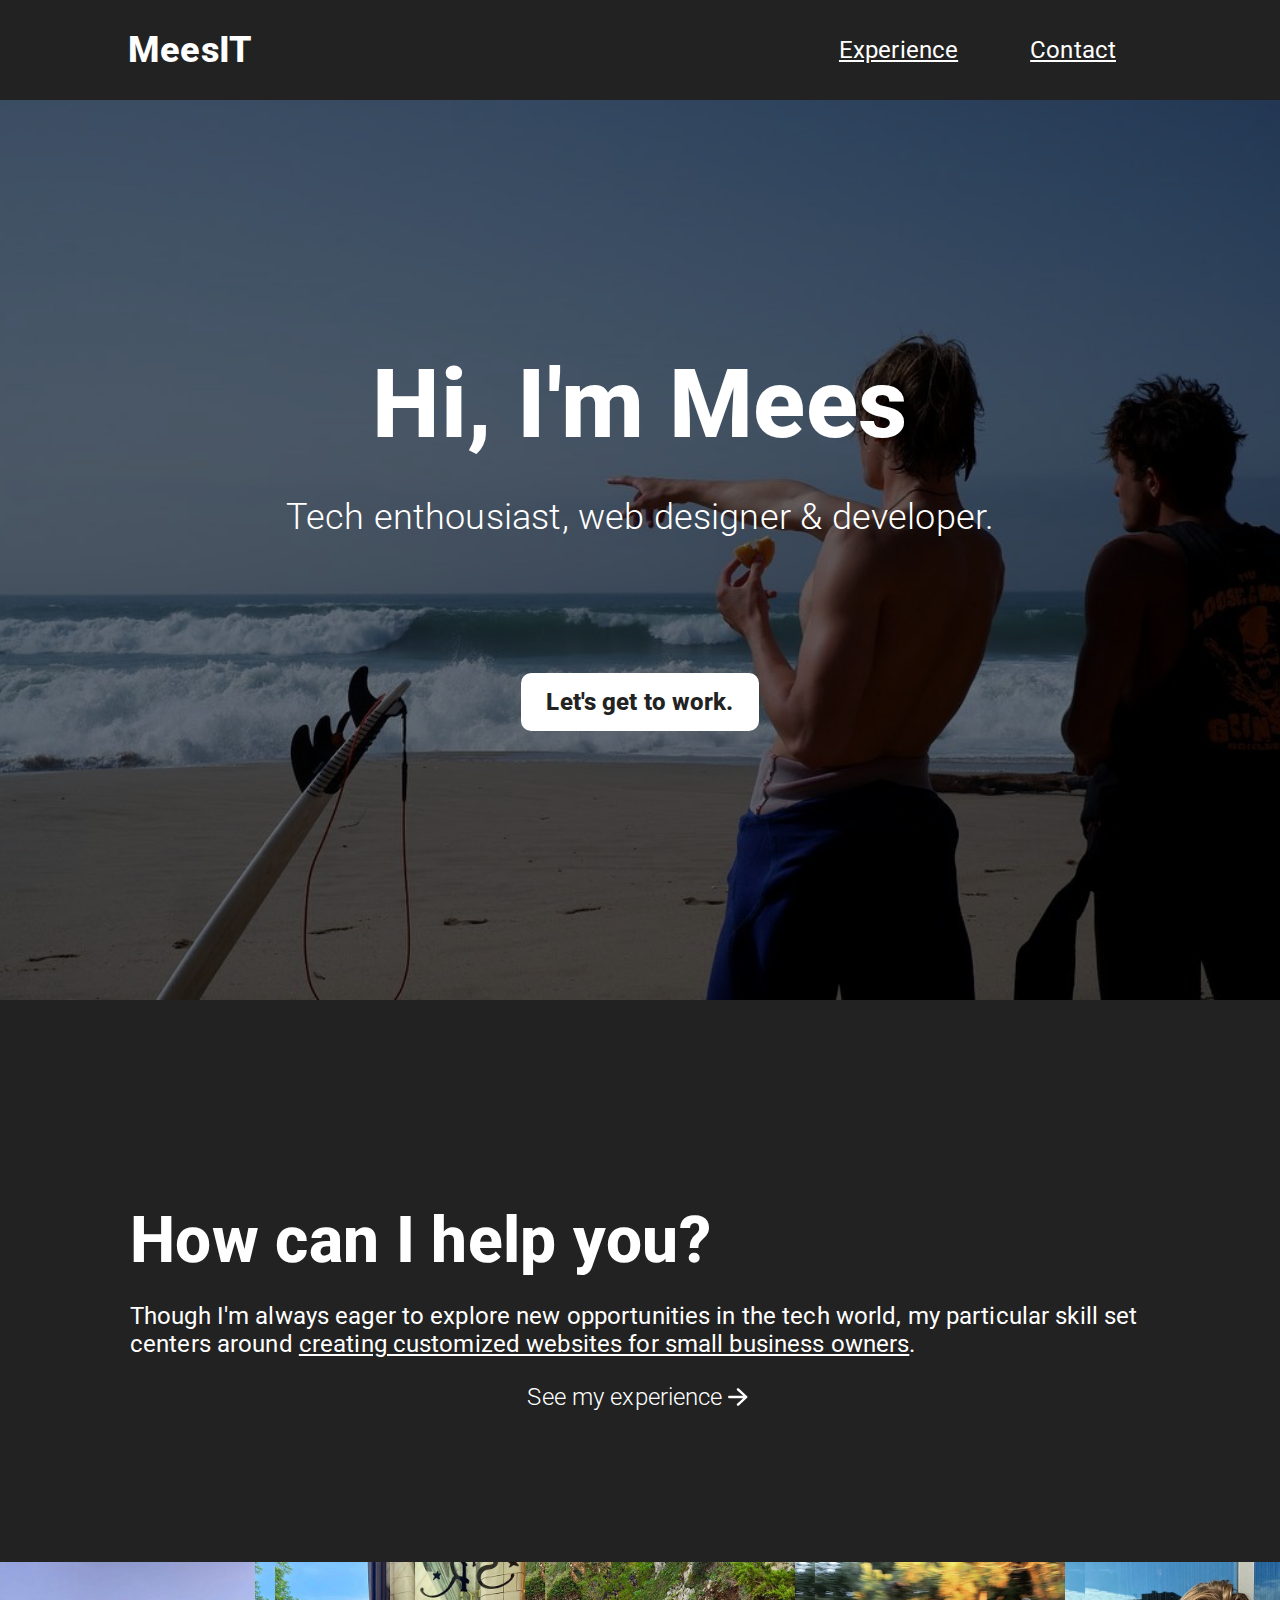
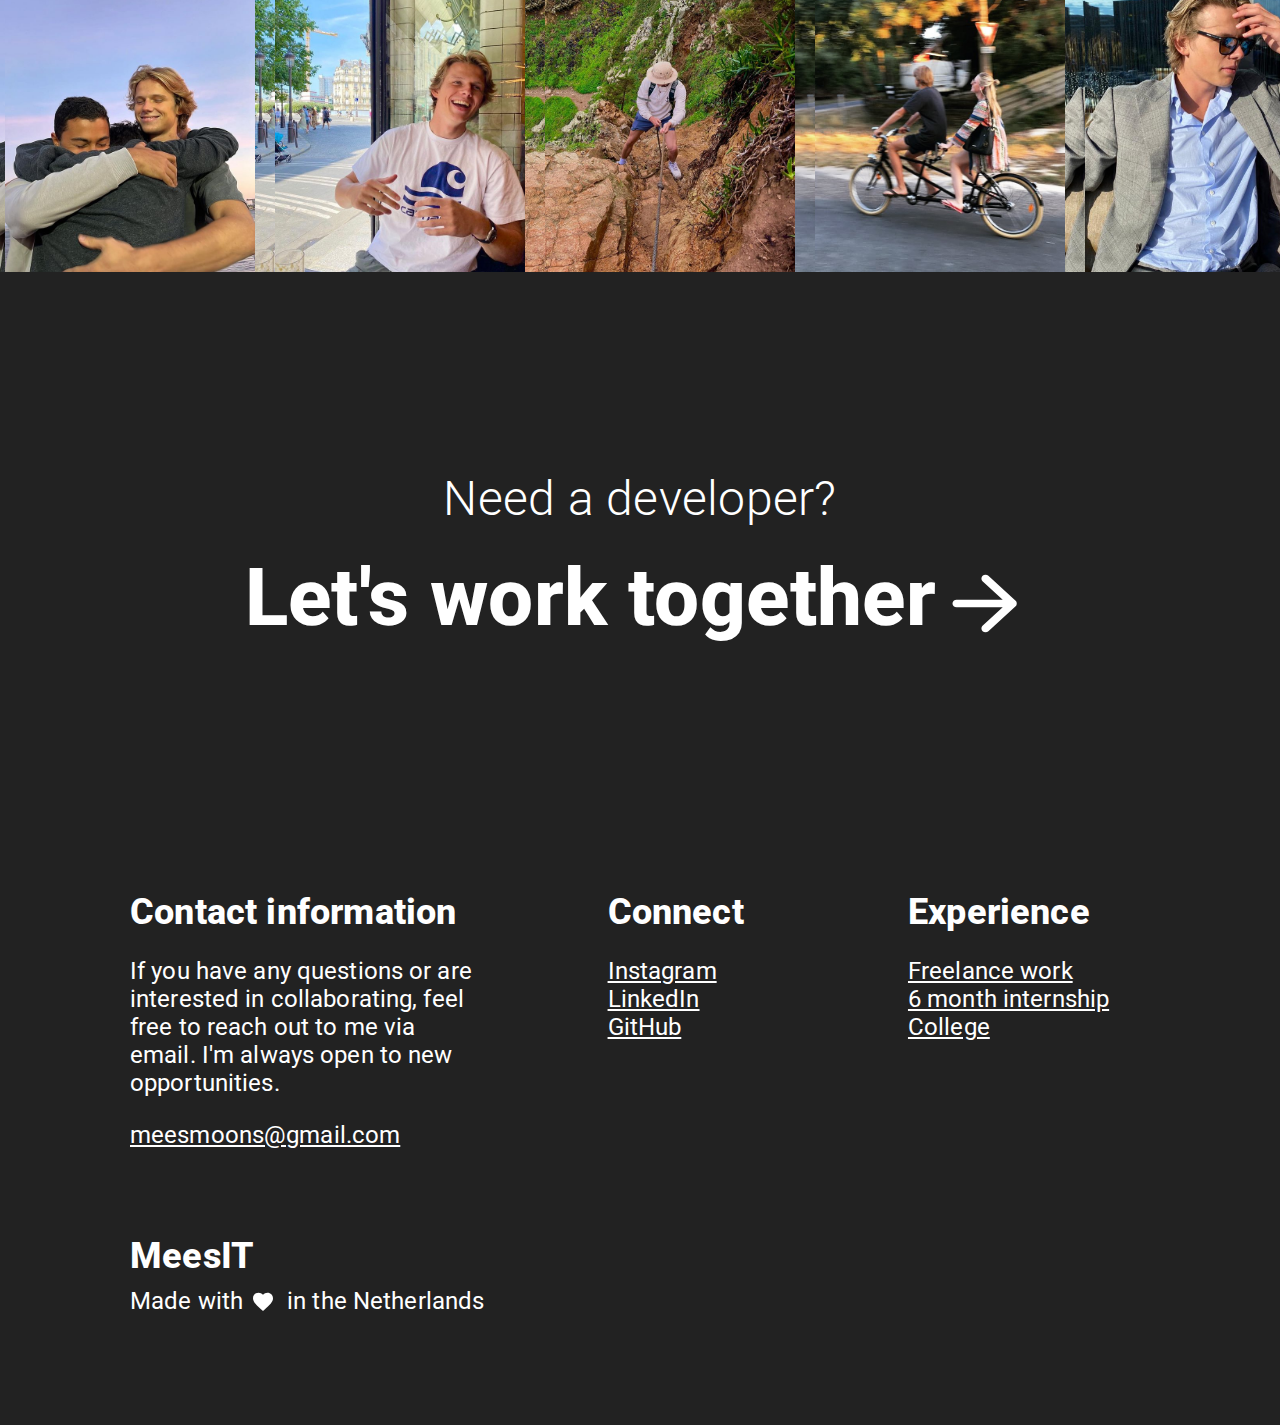
<file: index.html>
<!DOCTYPE html>
<html>
    <head>
        <meta name="viewport" content="width=1000">
        <meta http-equiv="content-type" content="text/html; charset=utf-8" />
        <link rel="stylesheet" href="styles/index.css">
        <link rel="preconnect" href="https://fonts.googleapis.com">
        <link rel="preconnect" href="https://fonts.gstatic.com" crossorigin>
        <link href="https://fonts.googleapis.com/css2?family=Roboto:wght@300;400;900&display=swap" rel="stylesheet">
        <title>MeesIT</title>
    </head>
    <body>
        <nav>
            <div class="logo_container">
                <a class="logo" href="index.html">MeesIT</a>
            </div>
            

            <a href="pages/experience.html">Experience</a>
            <a href="pages/contact.html">Contact</a>
        </nav>

        <div class="hero">
            <img src="images/surfingwithMD.jpg" alt="">
            <div class="overlay"></div>
            <div class="text">
                <h1>Hi, I'm Mees</h1>
                <h3>Tech enthousiast, web designer & developer.</h3>
                <a href="pages/contact.html">Let's get to work.</a>
            </div>
        </div>

        <main>
            <div class="more-info">
                <h2>How can I help you?</h2>
                <p>
                    Though I'm always eager to explore new opportunities in the tech world, 
                    my particular skill set centers around <span class="underline">creating customized websites for small business owners</span>.
                </p>

                <div class="experience">
                    <div class="link">
                        <a class="thin" href="pages/experience.html">See my experience</a>
                        <svg width="99" height="91" viewBox="0 0 99 91" fill="none" xmlns="http://www.w3.org/2000/svg">
                            <path d="M46.6125 73.1791C45.8563 72.484 45.4603 71.5993 45.4245 70.5249C45.3915 69.4506 45.7531 68.5659 46.5094 67.8708L66.7219 49.2916H20.625C19.4562 49.2916 18.4759 48.9276 17.6839 48.1996C16.8946 47.4741 16.5 46.5743 16.5 45.4999C16.5 44.4256 16.8946 43.5245 17.6839 42.7965C18.4759 42.071 19.4562 41.7083 20.625 41.7083H66.7219L46.5094 23.1291C45.7531 22.434 45.3915 21.5493 45.4245 20.475C45.4603 19.4006 45.8563 18.5159 46.6125 17.8208C47.3688 17.1256 48.3312 16.7781 49.5 16.7781C50.6688 16.7781 51.6312 17.1256 52.3875 17.8208L79.6125 42.8458C80.025 43.1618 80.3179 43.5561 80.4911 44.0288C80.6616 44.504 80.7469 44.9944 80.7469 45.4999C80.7469 46.0055 80.6616 46.4795 80.4911 46.9218C80.3179 47.3642 80.025 47.7749 79.6125 48.1541L52.3875 73.1791C51.6312 73.8743 50.6688 74.2218 49.5 74.2218C48.3312 74.2218 47.3688 73.8743 46.6125 73.1791Z" fill="white"/>
                        </svg>      
                    </div>
                </div>
            </div>     
        </main>

        <div class="animations">
            <div class="image-container__outer">
                <div class="image-container">
                    <img src="images/marathon-madeira.jpg" alt="">
                    <img src="images/madeira-bay.jpg" alt="">
                    <img src="images/hug.jpg" alt="">
                    <img src="images/in-paris.jpg" alt="">
                    <img src="images/hiken.jpg" alt="">
                    <img src="images/op-de-tandem.jpg" alt="">
                    <img src="images/in-pak.jpg" alt="">
                    <img src="images/in-sansebastian.jpg" alt="">
                    <img src="images/met-piet.jpg" alt="">
                </div>  
            </div>
    
            <div class="image-container__outer2">
                <div class="image-container2">
                    <img src="images/marathon-madeira.jpg" alt="">
                    <img src="images/madeira-bay.jpg" alt="">
                    <img src="images/hug.jpg" alt="">
                    <img src="images/in-paris.jpg" alt="">
                    <img src="images/hiken.jpg" alt="">
                    <img src="images/op-de-tandem.jpg" alt="">
                    <img src="images/in-pak.jpg" alt="">
                    <img src="images/in-sansebastian.jpg" alt="">
                    <img src="images/met-piet.jpg" alt="">
                </div>  
            </div>
        </div>

        <main>
            <div class="call-to-action">
                <h3 class="call-to-action__text--thin">Need a developer?</h3>
                <div class="call-to-action__container">
                    <a href="pages/contact.html">
                        <h2 class="call-to-action__text--bold">Let's work together</h2>
                    </a>
                    <svg width="99" height="91" viewBox="0 0 99 91" fill="none" xmlns="http://www.w3.org/2000/svg">
                        <path d="M46.6125 73.1791C45.8563 72.484 45.4603 71.5993 45.4245 70.5249C45.3915 69.4506 45.7531 68.5659 46.5094 67.8708L66.7219 49.2916H20.625C19.4562 49.2916 18.4759 48.9276 17.6839 48.1996C16.8946 47.4741 16.5 46.5743 16.5 45.4999C16.5 44.4256 16.8946 43.5245 17.6839 42.7965C18.4759 42.071 19.4562 41.7083 20.625 41.7083H66.7219L46.5094 23.1291C45.7531 22.434 45.3915 21.5493 45.4245 20.475C45.4603 19.4006 45.8563 18.5159 46.6125 17.8208C47.3688 17.1256 48.3312 16.7781 49.5 16.7781C50.6688 16.7781 51.6312 17.1256 52.3875 17.8208L79.6125 42.8458C80.025 43.1618 80.3179 43.5561 80.4911 44.0288C80.6616 44.504 80.7469 44.9944 80.7469 45.4999C80.7469 46.0055 80.6616 46.4795 80.4911 46.9218C80.3179 47.3642 80.025 47.7749 79.6125 48.1541L52.3875 73.1791C51.6312 73.8743 50.6688 74.2218 49.5 74.2218C48.3312 74.2218 47.3688 73.8743 46.6125 73.1791Z" fill="white"/>
                    </svg>  
                </div>                
            </div> 
        </main>

        <footer>
            <div class="contact-information">
                <h3>Contact information</h3>
                <p>
                    If you have any questions or are interested in collaborating, 
                    feel free to reach out to me via email. I'm always open to new opportunities.
                </p>
                <a href="mailto: meesmoons@gmail.com">meesmoons@gmail.com</a>
            </div>
            <div class="connect">
                <h3>Connect</h3>
                <a href="https://www.instagram.com/meesmoons/">Instagram</a>
                <a href="https://www.linkedin.com/in/mees-moons-6a1040218/">LinkedIn</a>
                <a href="https://github.com/MeesMoons">GitHub</a>    
            </div>
            <div class="experience">            
                <h3>Experience</h3>
                <a href="">Freelance work</a>
                <a href="">6 month internship</a>
                <a href="">College</a>
            </div>
            <div class="end-note">
                <h3>MeesIT</h3>
                <div class="end-note__container">
                    <p>Made with </p>
                    <svg width="24" height="25" viewBox="0 0 24 25" fill="none" xmlns="http://www.w3.org/2000/svg">
                        <path d="M10 22.0021L8.55 20.6821C3.4 16.0121 0 12.9221 0 9.1521C0 6.0621 2.42 3.6521 5.5 3.6521C7.24 3.6521 8.91 4.4621 10 5.7321C11.09 4.4621 12.76 3.6521 14.5 3.6521C17.58 3.6521 20 6.0621 20 9.1521C20 12.9221 16.6 16.0121 11.45 20.6821L10 22.0021Z" fill="white"/>
                        </svg>
                        
                    <p> in the Netherlands</p>
                </div>
            </div>
        </footer>
    </body>
</html>
</file>
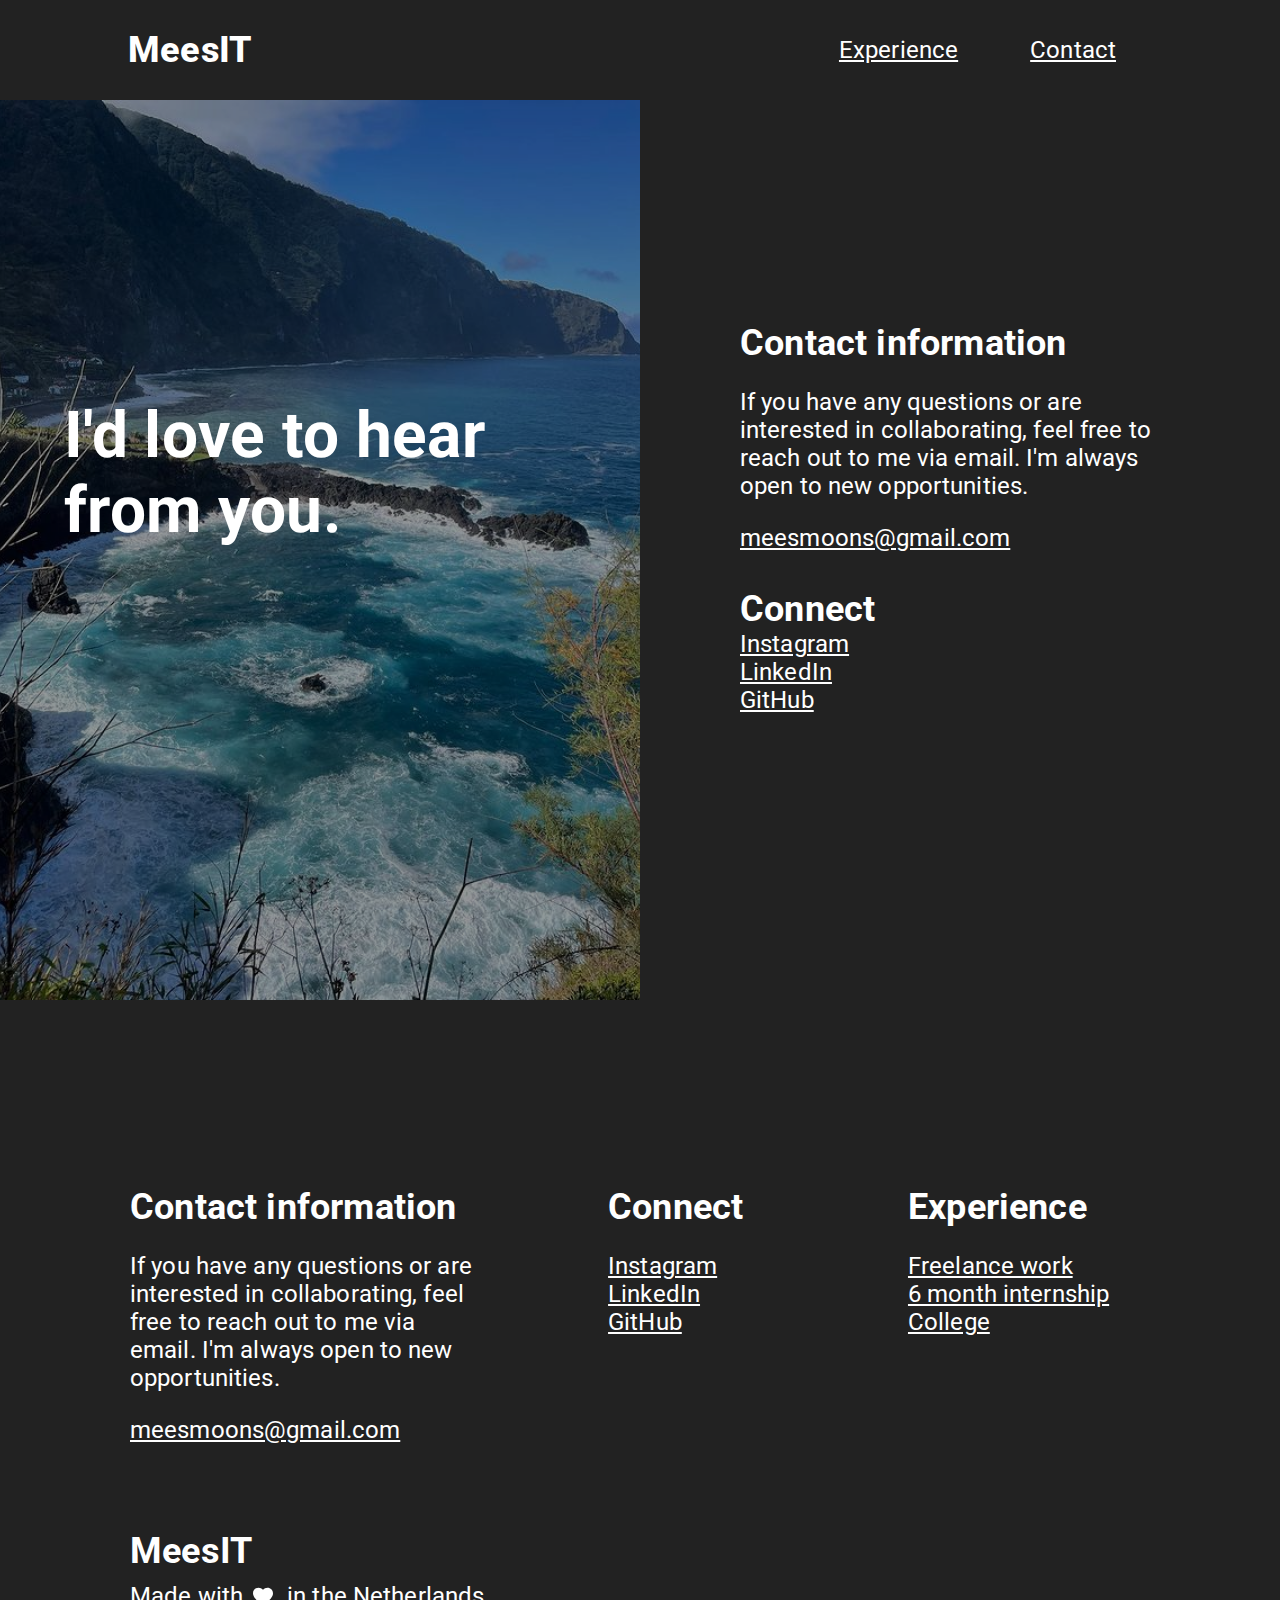
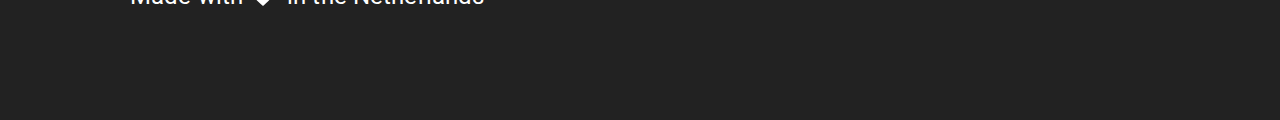
<file: pages/contact.html>
<!DOCTYPE html>
<html>
    <head>
        <meta name="viewport" content="width=device-width, initial-scale=1.0" />
        <meta http-equiv="content-type" content="text/html; charset=utf-8" />
        <link rel="stylesheet" href="../styles/contact.css">
        <link href="https://fonts.googleapis.com/css2?family=Roboto:wght@300;400;900&display=swap" rel="stylesheet">
        <title>Mees Moons</title>
    </head>
    <body>
        <nav>
            <div class="logo_container">
                <a class="logo" href="../index.html">MeesIT</a>
            </div>
            

            <a href="experience.html">Experience</a>
            <a href="#">Contact</a>
        </nav>

        <main>
            <div class="left">
                <h2>I'd love to hear from you.</h2>
                <img src="../images/madeira-bay.jpg" alt="">
                <div class="overlay"></div>
            </div>
    
            <div class="right">
                <div class="contact-information">
                    <h3>Contact information</h3>
                    <p>
                        If you have any questions or are interested in collaborating, 
                        feel free to reach out to me via email. I'm always open to new opportunities.
                    </p>
                    <a href="mailto: meesmoons@gmail.com">meesmoons@gmail.com</a>
                </div>
                <div class="connect">
                    <h3>Connect</h3>
                    <a href="https://www.instagram.com/meesmoons/">Instagram</a>
                    <a href="https://www.linkedin.com/in/mees-moons-6a1040218/">LinkedIn</a>
                    <a href="https://github.com/MeesMoons">GitHub</a>    
                </div>    
        </main>

        <footer>
            <div class="contact-information">
                <h3>Contact information</h3>
                <p>
                    If you have any questions or are interested in collaborating, 
                    feel free to reach out to me via email. I'm always open to new opportunities.
                </p>
                <a href="mailto: meesmoons@gmail.com">meesmoons@gmail.com</a>
            </div>
            <div class="footer-connect">
                <h3>Connect</h3>
                <a href="https://www.instagram.com/meesmoons/">Instagram</a>
                <a href="https://www.linkedin.com/in/mees-moons-6a1040218/">LinkedIn</a>
                <a href="https://github.com/MeesMoons">GitHub</a>    
            </div>
            <div class="experience">            
                <h3>Experience</h3>
                <a href="">Freelance work</a>
                <a href="">6 month internship</a>
                <a href="">College</a>
            </div>
            <div class="end-note">
                <h3>MeesIT</h3>
                <div class="end-note__container">
                    <p>Made with </p>
                    <svg width="24" height="25" viewBox="0 0 24 25" fill="none" xmlns="http://www.w3.org/2000/svg">
                        <path d="M10 22.0021L8.55 20.6821C3.4 16.0121 0 12.9221 0 9.1521C0 6.0621 2.42 3.6521 5.5 3.6521C7.24 3.6521 8.91 4.4621 10 5.7321C11.09 4.4621 12.76 3.6521 14.5 3.6521C17.58 3.6521 20 6.0621 20 9.1521C20 12.9221 16.6 16.0121 11.45 20.6821L10 22.0021Z" fill="white"/>
                        </svg>
                        
                    <p> in the Netherlands</p>
                </div>
            </div>
        </footer>
        </div>
    </body>
</html>
</file>
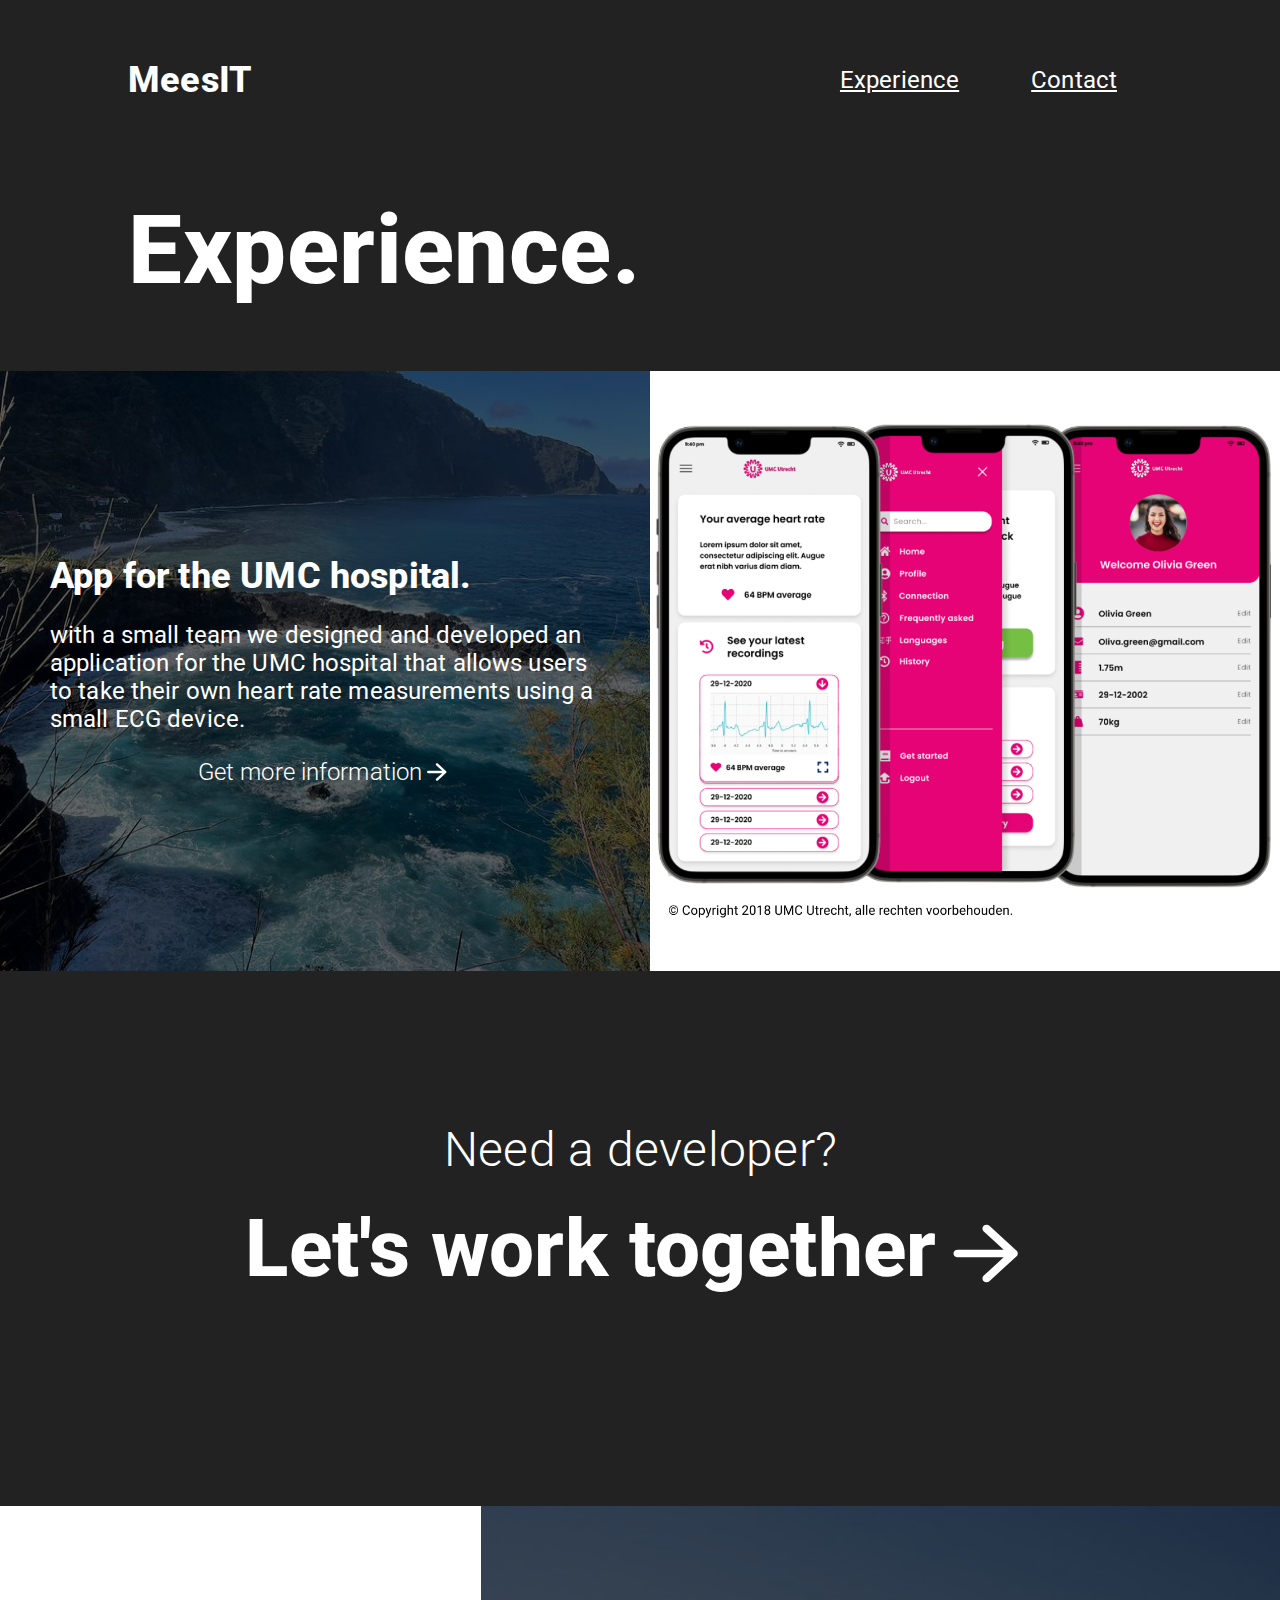
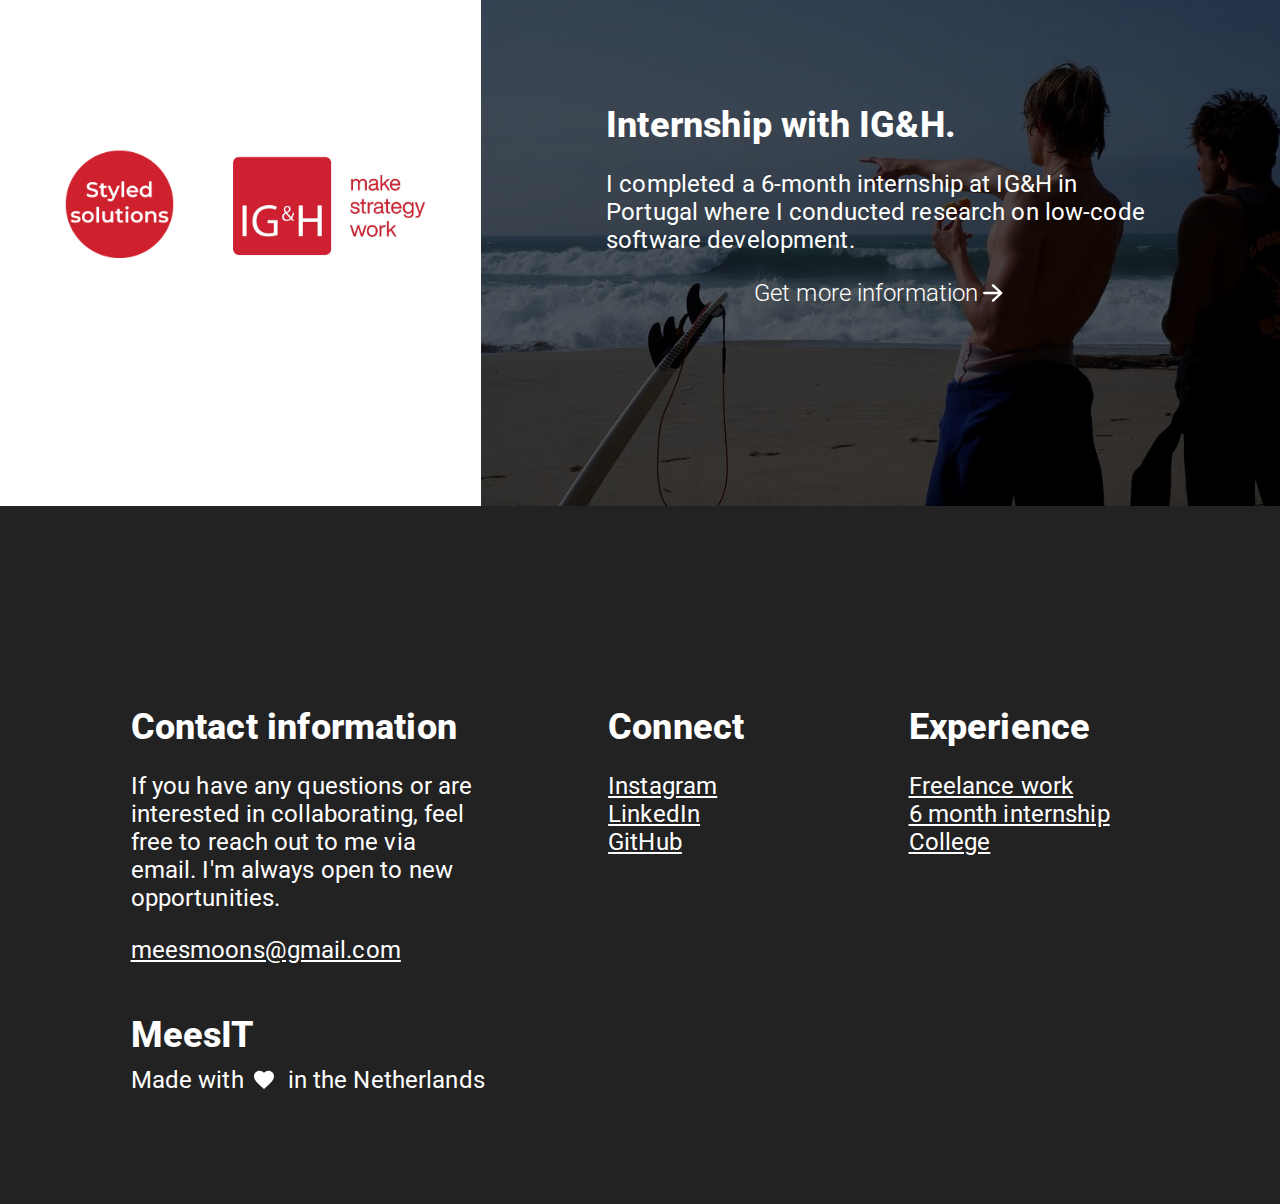
<file: pages/experience.html>
<!DOCTYPE html>
<html>
    <head>
        <meta name="viewport" content="width=1000">        <meta http-equiv="content-type" content="text/html; charset=utf-8" />
        <link href="https://fonts.googleapis.com/css2?family=Roboto:wght@300;400;900&display=swap" rel="stylesheet">
        <link rel="stylesheet" href="../styles/experience.css">
        <title>Mees Moons</title>
    </head>
    <body>
        <nav>
            <div class="logo_container">
                <a class="logo" href="../index.html">MeesIT</a>
            </div>
            

            <a href="#">Experience</a>
            <a href="contact.html">Contact</a>
        </nav>

        <div class="header">
            <h1>Experience.</h1>
        </div>

        <div class="UMC-container">
            <div class="UMC-container__text-container">
                <img src="../images/madeira-bay.jpg" alt="">
                <div class="UMC-container__overlay"></div>
                <div class="UMC-container__text">
                    <h3>App for the UMC hospital.</h3>
                    <p>with a small team we designed and developed an application for the UMC hospital 
                        that allows users to take their own heart rate measurements using a small ECG device.</p>
                    <div class="UMC-container__link-container">
                        <div class="experience">
                            <div class="link">
                                <a class="thin" href="https://blog.meesmoons.nl/">Get more information</a>
                                <svg width="99" height="91" viewBox="0 0 99 91" fill="none" xmlns="http://www.w3.org/2000/svg">
                                    <path d="M46.6125 73.1791C45.8563 72.484 45.4603 71.5993 45.4245 70.5249C45.3915 69.4506 45.7531 68.5659 46.5094 67.8708L66.7219 49.2916H20.625C19.4562 49.2916 18.4759 48.9276 17.6839 48.1996C16.8946 47.4741 16.5 46.5743 16.5 45.4999C16.5 44.4256 16.8946 43.5245 17.6839 42.7965C18.4759 42.071 19.4562 41.7083 20.625 41.7083H66.7219L46.5094 23.1291C45.7531 22.434 45.3915 21.5493 45.4245 20.475C45.4603 19.4006 45.8563 18.5159 46.6125 17.8208C47.3688 17.1256 48.3312 16.7781 49.5 16.7781C50.6688 16.7781 51.6312 17.1256 52.3875 17.8208L79.6125 42.8458C80.025 43.1618 80.3179 43.5561 80.4911 44.0288C80.6616 44.504 80.7469 44.9944 80.7469 45.4999C80.7469 46.0055 80.6616 46.4795 80.4911 46.9218C80.3179 47.3642 80.025 47.7749 79.6125 48.1541L52.3875 73.1791C51.6312 73.8743 50.6688 74.2218 49.5 74.2218C48.3312 74.2218 47.3688 73.8743 46.6125 73.1791Z" fill="white"/>
                                </svg>      
                            </div>
                        </div>
                    </div>
                </div>
            </div>
            <div class="UMC-container__example">
                <img src="../images/examples.png" alt="">
            </div>
        </div>




        <div class="call-to-action">
            <h3 class="call-to-action__text--thin">Need a developer?</h3>
            <div class="call-to-action__container">
                <a href="pages/contact.html">
                    <h2 class="call-to-action__text--bold">Let's work together</h2>
                </a>
                <svg width="99" height="91" viewBox="0 0 99 91" fill="none" xmlns="http://www.w3.org/2000/svg">
                    <path d="M46.6125 73.1791C45.8563 72.484 45.4603 71.5993 45.4245 70.5249C45.3915 69.4506 45.7531 68.5659 46.5094 67.8708L66.7219 49.2916H20.625C19.4562 49.2916 18.4759 48.9276 17.6839 48.1996C16.8946 47.4741 16.5 46.5743 16.5 45.4999C16.5 44.4256 16.8946 43.5245 17.6839 42.7965C18.4759 42.071 19.4562 41.7083 20.625 41.7083H66.7219L46.5094 23.1291C45.7531 22.434 45.3915 21.5493 45.4245 20.475C45.4603 19.4006 45.8563 18.5159 46.6125 17.8208C47.3688 17.1256 48.3312 16.7781 49.5 16.7781C50.6688 16.7781 51.6312 17.1256 52.3875 17.8208L79.6125 42.8458C80.025 43.1618 80.3179 43.5561 80.4911 44.0288C80.6616 44.504 80.7469 44.9944 80.7469 45.4999C80.7469 46.0055 80.6616 46.4795 80.4911 46.9218C80.3179 47.3642 80.025 47.7749 79.6125 48.1541L52.3875 73.1791C51.6312 73.8743 50.6688 74.2218 49.5 74.2218C48.3312 74.2218 47.3688 73.8743 46.6125 73.1791Z" fill="white"/>
                </svg>  
            </div>                
        </div> 
        <div class="IGH-container">
            <div class="IGH-container__logo-container">
                <img src="../images/styledsolutions-logo.png" alt="">
                <img src="../images/igh-logo.jpg" alt="">
            </div>
            <div class="IGH-container__text-container">
                <img src="../images/surfingwithMD.jpg" alt="">
                <div class="IGH-container__overlay"></div>
                <div class="IGH-container__text">
                    <h3>Internship with IG&H.</h3>
                    <p>I completed a 6-month internship at IG&H in Portugal
                         where I conducted research on low-code software development.</p>
                    <div class="IGH-container__link-container">
                        <div class="experience">
                            <div class="link">
                                <a class="thin" href="https://blog.meesmoons.nl/">Get more information</a>
                                <svg width="99" height="91" viewBox="0 0 99 91" fill="none" xmlns="http://www.w3.org/2000/svg">
                                    <path d="M46.6125 73.1791C45.8563 72.484 45.4603 71.5993 45.4245 70.5249C45.3915 69.4506 45.7531 68.5659 46.5094 67.8708L66.7219 49.2916H20.625C19.4562 49.2916 18.4759 48.9276 17.6839 48.1996C16.8946 47.4741 16.5 46.5743 16.5 45.4999C16.5 44.4256 16.8946 43.5245 17.6839 42.7965C18.4759 42.071 19.4562 41.7083 20.625 41.7083H66.7219L46.5094 23.1291C45.7531 22.434 45.3915 21.5493 45.4245 20.475C45.4603 19.4006 45.8563 18.5159 46.6125 17.8208C47.3688 17.1256 48.3312 16.7781 49.5 16.7781C50.6688 16.7781 51.6312 17.1256 52.3875 17.8208L79.6125 42.8458C80.025 43.1618 80.3179 43.5561 80.4911 44.0288C80.6616 44.504 80.7469 44.9944 80.7469 45.4999C80.7469 46.0055 80.6616 46.4795 80.4911 46.9218C80.3179 47.3642 80.025 47.7749 79.6125 48.1541L52.3875 73.1791C51.6312 73.8743 50.6688 74.2218 49.5 74.2218C48.3312 74.2218 47.3688 73.8743 46.6125 73.1791Z" fill="white"/>
                                </svg>      
                            </div>
                        </div>
                    </div>
                </div>
            </div>
        </div>

        <footer>
            <div class="contact-information">
                <h3>Contact information</h3>
                <p>
                    If you have any questions or are interested in collaborating, 
                    feel free to reach out to me via email. I'm always open to new opportunities.
                </p>
                <a href="mailto: meesmoons@gmail.com">meesmoons@gmail.com</a>
            </div>
            <div class="connect">
                <h3>Connect</h3>
                <a href="https://www.instagram.com/meesmoons/">Instagram</a>
                <a href="https://www.linkedin.com/in/mees-moons-6a1040218/">LinkedIn</a>
                <a href="https://github.com/MeesMoons">GitHub</a>    
            </div>
            <div class="experience">            
                <h3>Experience</h3>
                <a href="">Freelance work</a>
                <a href="">6 month internship</a>
                <a href="">College</a>
            </div>
            <div class="end-note">
                <h3>MeesIT</h3>
                <div class="end-note__container">
                    <p>Made with </p>
                    <svg width="24" height="25" viewBox="0 0 24 25" fill="none" xmlns="http://www.w3.org/2000/svg">
                        <path d="M10 22.0021L8.55 20.6821C3.4 16.0121 0 12.9221 0 9.1521C0 6.0621 2.42 3.6521 5.5 3.6521C7.24 3.6521 8.91 4.4621 10 5.7321C11.09 4.4621 12.76 3.6521 14.5 3.6521C17.58 3.6521 20 6.0621 20 9.1521C20 12.9221 16.6 16.0121 11.45 20.6821L10 22.0021Z" fill="white"/>
                        </svg>
                        
                    <p> in the Netherlands</p>
                </div>
            </div>
        </footer>
    </body>
</html>
</file>
<file: styles/index.css>
/* INITIALIZING VARIABLES */
:root {
    --primary-color: #222222;
    --secondary-color: white;
    --highlight-color: #9493ff;

    --standard-font: 'Roboto', sans-serif;

    --h1-font-size: 96px;
    --h2-font-size: 64px;
    --h3-font-size: 36px;
    --p-font-size: 24px;

    --h1-font-size--mobile: 70px;
    --h2-font-size--mobile: 50px;
    --h3-font-size--mobile: 35px;
    --p-font-size--mobile: 24px;

    --font-weight--thin: 300;
    --font-weight--regular: 400;
    --font-weight--bold: 800;
}

body {
    display: grid;
    background-color: var(--primary-color);
    margin: 0;
}

main {
    place-self: center;
    display: grid;
    width: 1020px;
}

h1, h2, h3, p, a {
    font-family: var(--standard-font);
    letter-spacing: 0.005em;
    color: var(--secondary-color);
}

h1, h2, h3, a {
    font-weight: var(--font-weight--bold);
}

h1 {
    font-size: var(--h1-font-size);
    margin-bottom: 0;
}

h2 {
    font-size: var(--h2-font-size);
    margin-bottom: 0;
}

h3 {
    font-size: var(--h3-font-size);
    margin-bottom: 0;
}

p {
    font-size: var(--p-font-size);
    font-weight: var(--font-weight--regular);
}

.underline {
    text-decoration: underline;
}

@media screen and (max-width: 1020px) {
    main {
        width: 760px;
    }
}

@media screen and (max-width: 800px) {
    main {
        width: 700px;
    }
}

/* NAVBAR */
nav {
    display: grid;
    grid-template-columns: auto max-content max-content;
    /* position: fixed; */
    top: 0;
    width: 80%;
    place-self: center;
    z-index: 2;
}

nav > a {
    margin: 36px;
    place-self: center;
    font-size: var(--p-font-size);
    font-weight: var(--font-weight--regular);
}

.logo_container {
    display: grid;
    justify-content: center;
    align-items: center;
    place-self: center start;
}

.logo {
    margin-top: 0;
    margin-bottom: 0;
    font-size: var(--h3-font-size);
    text-decoration: none;
}

/* HERO */
.hero {
    height: 100vh;
    width: 100%;
    display: grid;
}

.hero > img {
    height: 100vh;
    width: 100%;
    object-fit: cover;
    grid-area: 1/1/2/2;
}

.hero > .overlay {
    grid-area: 1 / 1 / 2 / 2;
    background: black;
    opacity: .5;
    z-index: 1;
    grid-area: 1/1/2/2;
}

.hero > .text {
    grid-area: 1/1/2/2;
    z-index: 2;
    place-self: center;
    text-align: center;
    margin-top: -100px;
}

.hero > .text > h3 {
    font-weight: var(--font-weight--thin);
    margin-bottom: 150px;
}

.hero > .text > a {
    padding-top: 15px;
    padding-bottom: 15px;
    padding-left: 25px;
    padding-right: 25px;
    color: var(--primary-color);
    background-color: var(--secondary-color);
    border-radius: 10px;
    text-align: center;
    text-decoration: none;
    font-weight: var(--font-weight--bold);
    font-size: var(--p-font-size);
    transition-duration: 350ms;
}

.hero > .text > a:hover {
    background-color: var(--highlight-color);
    color: white;
}


/* IMAGE GALLERY */
.animations {
    overflow: hidden;
    width: 100%;
    display: grid;
}
.image-container__outer {
    overflow: hidden;
    width: 100%;
    grid-area: 1/1/2/2;
}

.image-container {
    display: grid;
    grid-template-columns: repeat(9, auto);
    gap: 20px;
    place-self: center;
    width: 100%;
    justify-content: center;
    animation: slide 60s linear infinite;
}

.image-container > img {
    width: 250px;
    height: 310px;
    object-fit: cover;
}

@keyframes slide{
    0% {
      transform: translate3d(0, 0, 0);
    }
    100% {
      transform: translate3d(-2400px, 0, 0);
    }
  }

.image-container__outer2 {
    grid-area: 1/1/2/2;
    overflow: hidden;
    width: 100%;
}

.image-container2 {
    display: grid;
    grid-template-columns: repeat(9, auto);
    gap: 20px;
    place-self: center;
    width: 100%;
    justify-content: center;
    animation: slide2 60s linear infinite;
}

.image-container2 > img {
    width: 250px;
    height: 310px;
    object-fit: cover;
}

.image-container2 > img:nth-child(1){
    padding-left: 60px;
}

  @keyframes slide2{
    0% {
      transform: translate3d(+2400px, 0, 0);
    }
    100% {
      transform: translate3d(0, 0, 0);
    }
  }



/* MAIN */
main > h1 {
    margin-top: 200px;
}

.more-info {
    place-self: center;
    margin-bottom: 150px;
    margin-top: 150px;
}

.more-info > .experience > .link > .thin {
    font-weight: var(--font-weight--thin);
    width: 100%;
    font-size: var(--p-font-size);
    text-decoration: none;
}

.more-info > .experience > .link {
    display: grid;
    grid-template-columns: max-content max-content;
    width: max-content;
    align-items: center;
    position: relative;
    color: var(--highlight-color);
  }

.more-info > .experience > .link::after {
    content: '';
    position: absolute;
    width: 100%;
    transform: scaleX(0);
    height: 2px;
    bottom: 0;
    left: 0;
    background-color: var(--highlight-color);
    transform-origin: bottom right;
    transition: transform 0.25s ease-out;
  }
  
  .more-info > .experience > .link:hover::after {
    transform: scaleX(1);
    transform-origin: bottom left;
  }

.more-info > .experience > .link > svg {
    height: 30px;
    width: 30px;
    animation: moreinfoArrow 3s linear infinite;
}

@keyframes moreinfoArrow{
    0% {
      transform: translate3d(0, 0, 0);
    }
    10% {
        transform: translate3d(+4px, 0, 0);
    }
    20% {
        transform: translate3d(0px, 0, 0);
    }
    30% {
        transform: translate3d(+4px, 0, 0);
    }
    40%, 100% {
      transform: translate3d(0, 0, 0);
    }
  }


.call-to-action {
    place-self: center;
    display: grid;
    text-align: center;
    margin-bottom: 200px;
    margin-top: 150px;
}

.call-to-action__text--thin {
    font-size: 48px;
    font-weight: var(--font-weight--thin);
    margin-bottom: 24px;
}

.call-to-action__container {
    display: grid;
    grid-template-columns: max-content auto;
    align-items: center;
}

.call-to-action__container > svg {
    animation: ctaArrow  3s linear infinite;
}

.call-to-action__container > a {
    text-decoration: none;
    padding-bottom: 5px;
    margin-bottom: 5px;
}

.call-to-action__container {
    display: grid;
    grid-template-columns: max-content auto;
    align-items: center;
    position: relative;
    color: var(--highlight-color);
  }

.call-to-action__container::after {
    content: '';
    position: absolute;
    width: 100%;
    transform: scaleX(0);
    height: 4px;
    bottom: 0;
    left: 0;
    background-color: var(--highlight-color);
    transform-origin: bottom right;
    transition: transform 0.50s ease-out;
  }
  
  .call-to-action__container:hover::after {
    transform: scaleX(1);
    transform-origin: bottom left;
  }

.call-to-action__text--bold {
    font-size: 80px;
    font-weight: var(--font-weight--bold);
    margin-top: 0;
    margin-bottom: 0;
}

@media screen and (max-width: 800px) {
    .call-to-action__text--bold {
        font-size: var(--h3-font-size);
    }

    .call-to-action__text--thin {
        font-size: var(--h3-font-size--mobile);
        margin-bottom: 0;
    }

    .call-to-action__container > svg {
        height: 50px;
        width: 50px;
    }
}

@keyframes ctaArrow{
    0% {
      transform: translate3d(0, 0, 0);
    }
    10% {
        transform: translate3d(+10px, 0, 0);
    }
    20% {
        transform: translate3d(0px, 0, 0);
    }
    30% {
        transform: translate3d(+10px, 0, 0);
    }
    40%, 100% {
      transform: translate3d(0, 0, 0);
    }
  }

/* FOOTER */
footer {
    place-self: center;
    display: grid;
    width: 1020px;
    grid-template-columns: 1fr 1fr 1fr;
    gap: 50px;
    margin-bottom: 100px;
}

.contact-information > p, .contact-information > a, .end-note__container > p {
    font-size: var(--p-font-size);
    font-weight: var(--font-weight--regular);
}

.connect > a, .experience > a {
    font-size: var(--p-font-size);
    font-weight: var(--font-weight--regular);
}

.connect {
    display: grid;
    grid-template-columns: auto;
    place-self: start center;
}

.experience {
    display: grid;
    grid-template-columns: auto;
    place-self: start center;
}

.contact-information > h3, .end-note > h3 {
    margin-bottom: 0;
}

footer > .connect > h3, footer > .experience > h3 {
    margin-bottom: 24px;
}

.end-note__container {
    display: grid;
    grid-template-columns: max-content max-content max-content;
    justify-content: center;
    align-items: center;
    gap: 10px ;
}

.end-note__container > svg {
    place-self: center;
}

.end-note__container > p {
    margin-top: 10px;
    margin-bottom: 10px;
    width: 100%;
}

@media screen and (max-width: 1020px) {

    p {
        font-size: 36px;
    }

    h3 {
        font-size: 46px;
    }

    nav > a {
        font-size: 36px;
    }

    .hero > .text > a {
        font-size: 36px;
    }

    .more-info > .experience > .link > .thin {
        font-size: 36px;
    }

    .more-info > .experience > .link > svg {
        height: 40px;
        width: 40px;
    }

    footer {
        width: 760px;
        grid-template-columns: auto;
    }

    .connect {
        place-self: start;
    }
    
    .experience {
        place-self: start;
    }

    .end-note__container {
        justify-content: start;
    }
}

@media screen and (max-width: 800px) {
    footer {
        width: 700px;
    }

    .end-note__container {
        justify-content: start;
    }
}
</file>
<file: styles/contact.css>
:root {
    --primary-color: #222222;
    --secondary-color: white;
    --highlight-color: #9493ff;

    --standard-font: 'Roboto', sans-serif;

    --h1-font-size: 96px;
    --h2-font-size: 64px;
    --h3-font-size: 36px;
    --p-font-size: 24px;

    --h1-font-size--mobile: 70px;
    --h2-font-size--mobile: 50px;
    --h3-font-size--mobile: 35px;
    --p-font-size--mobile: 24px;

    --font-weight--thin: 300;
    --font-weight--regular: 400;
    --font-weight--bold: 800;
}

body {
    margin: 0;
    height: 100vh;
    display: grid;
    background-color: var(--primary-color);
}

main {
    display: grid;
    grid-template-columns: 50% auto;
}

h1, h2, h3, p, a {
    font-family: var(--standard-font);
    letter-spacing: 0.005em;
    color: var(--secondary-color);
}

h2 {
    font-size: var(--h2-font-size);
}

h3 {
    font-size: var(--h3-font-size);
    margin-bottom: 0;
}

p, a {
    font-size: var(--p-font-size);
}

/* NAVBAR */
nav {
    display: grid;
    grid-template-columns: auto max-content max-content;
    /* position: fixed; */
    top: 0;
    width: 80%;
    place-self: center;
    z-index: 2;
    background-color: var(--primary-color);
}

@media screen and (max-width: 800px) {

    nav > a {
        margin: 36px;
        place-self: center;
        font-size: var(--h3-font-size--mobile);
        font-weight: var(--h3-font-size--mobile);
    }

    .logo_container {
        display: grid;
        justify-content: center;
        align-items: center;
        place-self: center start;
    }

    .logo {
        margin-top: 0;
        margin-bottom: 0;
        font-size: var(--h2-font-size);
        text-decoration: none;
    }
}

@media screen and (min-width: 800px) {
    nav > a {
        margin: 36px;
        place-self: center;
        font-size: var(--p-font-size);
        font-weight: var(--font-weight--regular);
    }

    .logo_container {
        display: grid;
        justify-content: center;
        align-items: center;
        place-self: center start;
    }
}

.logo {
    margin-top: 0;
    margin-bottom: 0;
    font-size: var(--h3-font-size);
    text-decoration: none;
    font-weight: var(--font-weight--bold);
}

.left {
    display: grid;
    width: 100%;
}

.left > .overlay {
    grid-area: 1 / 1 / 2 / 2;
    background: black;
    opacity: .4;
    z-index: 1;
}

.left > h2 {
    grid-area: 1 / 1 / 2 / 2;
    place-self: center;
    z-index: 2;
    width: 80%;
    margin-top: -100px;
}

.left > img {
    grid-area: 1 / 1 / 2 / 2;
    width: 100%;
    object-fit: cover;
    height: 100vh;
}

.right {
    padding-left: 100px;
    padding-right: 100px;
    background: var(--primary-color);
    align-items: center;
    display: grid;
    align-content: center;
    overflow: hidden;
    margin-top: -100px;
}

.connect {
    display: grid;
    grid-template-columns: auto;
}

@media screen and (max-width: 800px) {
    main {
        grid-template-columns: auto;
    }

    .left > img {
        height: 70vh;
    }

    h2 {
        font-size: var(--h2-font-size--mobile);
    }

    h3 {
        font-size: var(--h3-font-size--mobile);
    }

    p, a {
        font-size: var(--p-font-size--mobile);
    }

    nav {
        width: 90%;
    }

    nav > a {
        margin: 10px;
        font-size: 18px;
    }

    .logo {
        font-size: 24px;
    }

    .right {
        padding-top: 100px;
        padding-bottom: 100px;
        padding-right: 20px;
        padding-left: 20px;
    }
}

/* FOOTER */
footer {
    place-self: center;
    display: grid;
    width: 1020px;
    grid-template-columns: 1fr 1fr 1fr;
    gap: 50px;
    padding-bottom: 100px;
    margin-top: 150px;
}

.contact-information > p, .contact-information > a, .end-note__container > p {
    font-size: var(--p-font-size);
    font-weight: var(--font-weight--regular);
}

.footer-connect > a, .experience > a {
    font-size: var(--p-font-size);
    font-weight: var(--font-weight--regular);
}

.footer-connect {
    display: grid;
    grid-template-columns: auto;
    place-self: start center;
}

.experience {
    display: grid;
    grid-template-columns: auto;
    place-self: start center;
}

.contact-information > h3, .end-note > h3 {
    margin-bottom: 0;
}

footer > .footer-connect > h3, footer > .experience > h3 {
    margin-bottom: 24px;
}

.end-note__container {
    display: grid;
    grid-template-columns: max-content max-content max-content;
    justify-content: center;
    align-items: center;
    gap: 10px ;
}

.end-note__container > svg {
    place-self: center;
}

.end-note__container > p {
    margin-top: 10px;
    margin-bottom: 10px;
    width: 100%;
}

@media screen and (max-width: 1020px) {
    footer {
        width: 760px;
        grid-template-columns: auto;
    }

    .footer-connect {
        place-self: start;
    }
    
    .experience {
        place-self: start;
    }

    .end-note__container {
        justify-content: start;
    }

    p {
        font-size: 36px;
    }

    h3 {
        font-size: 46px;
    }

    .right {
        background-color: transparent;
    }

    footer {
        display: none;
    }

    .left > h2 {
        margin-top: 0;
    }
}

@media screen and (max-width: 800px) {
    footer {
        width: 700px;
    }

    .end-note__container {
        justify-content: start;
    }
}
</file>
<file: styles/experience.css>
/* INITIALIZING VARIABLES */
:root {
    --primary-color: #222222;
    --secondary-color: white;
    --highlight-color: #9493ff;

    --standard-font: 'Roboto', sans-serif;

    --h1-font-size: 96px;
    --h2-font-size: 64px;
    --h3-font-size: 36px;
    --p-font-size: 24px;

    --h1-font-size--mobile: 70px;
    --h2-font-size--mobile: 50px;
    --h3-font-size--mobile: 35px;
    --p-font-size--mobile: 24px;

    --font-weight--thin: 300;
    --font-weight--regular: 400;
    --font-weight--bold: 800;
}

body {
    display: grid;
    background-color: var(--primary-color);
    margin: 0;
}

main {
    place-self: center;
    display: grid;
    width: 1020px;
}

h1, h2, h3, p, a {
    font-family: var(--standard-font);
    letter-spacing: 0.005em;
    color: var(--secondary-color);
}

h1, h2, h3, a {
    font-weight: var(--font-weight--bold);
}

h1 {
    font-size: var(--h1-font-size);
    place-self: center;
}

h2 {
    font-size: var(--h2-font-size);
    margin-bottom: 0;
}

h3 {
    font-size: var(--h3-font-size);
    margin-bottom: 0;
    margin-top: 0;
}

p {
    font-size: var(--p-font-size);
    font-weight: var(--font-weight--regular);
}

.underline {
    text-decoration: underline;
}

/* NAVBAR */
nav {
    display: grid;
    grid-template-columns: auto max-content max-content;
    /* position: fixed; */
    top: 0;
    width: 80%;
    place-self: center;
    z-index: 3;
    padding-top: 30px;
}



.logo_container {
    display: grid;
    justify-content: center;
    align-items: center;
    place-self: center start;
}
@media screen and (max-width: 800px) {

    nav > a {
        margin: 36px;
        place-self: center;
        font-size: var(--h3-font-size--mobile);
        font-weight: var(--h3-font-size--mobile);
    }

    .logo {
        margin-top: 0;
        margin-bottom: 0;
        font-size: var(--h2-font-size);
        text-decoration: none;
    }

    .UMC-container__example {
        padding-left: 20px;
    }
}

@media screen and (min-width: 800px) {
    nav > a {
        margin: 36px;
        place-self: center;
        font-size: var(--p-font-size);
        font-weight: var(--font-weight--regular);
    }

    .logo {
        margin-top: 0;
        margin-bottom: 0;
        font-size: var(--h3-font-size);
        text-decoration: none;
    }
}



.header {
    display: grid;
}

.header > h1 {
    place-self: center;
    width: 80%;
    background-color: var(--primary-color);
}



/* MAIN */
.UMC-container {
    display: grid;
    grid-template-columns: max-content auto;
}

.UMC-container__example {
    background: white;
    display: grid;
    align-items: center;
    justify-content: center;
}

.UMC-container__example > img {
    height: 500px;
}

.UMC-container__text-container,
.IGH-container__text-container {
    display: grid;
}

.UMC-container__text-container > img,
.IGH-container__text-container > img {
    grid-area: 1/1/2/2;
    z-index: 1;
    width: 650px;
    height: 600px;
    object-fit: cover;
}

.IGH-container__text-container > img {
    width: 800px;
}

.UMC-container__overlay,
.IGH-container__overlay {
    grid-area: 1/1/2/2;
    z-index: 2;
    background: black;
    opacity: .6;
}

.UMC-container__text,
.IGH-container__text {
    grid-area: 1/1/2/2;
    z-index: 3;
    display: grid;
    align-content: center;
    justify-content: center;
}

.UMC-container__text > p,
.IGH-container__text > p {
    width: 550px;
}

.UMC-container__link-container > .experience > .link > .thin,
.IGH-container__link-container > .experience > .link > .thin {
    font-weight: var(--font-weight--thin);
    width: 100%;
    font-size: var(--p-font-size);
    text-decoration: none;
}

.UMC-container__link-container > .experience > .link,
.IGH-container__link-container > .experience > .link {
    display: grid;
    grid-template-columns: max-content max-content;
    width: max-content;
    align-items: center;
    position: relative;
    color: var(--highlight-color);
  }

.UMC-container__link-container > .experience > .link::after,
.IGH-container__link-container > .experience > .link::after {
    content: '';
    position: absolute;
    width: 100%;
    transform: scaleX(0);
    height: 2px;
    bottom: 0;
    left: 0;
    background-color: var(--highlight-color);
    transform-origin: bottom right;
    transition: transform 0.25s ease-out;
  }
  
.UMC-container__link-container > .experience > .link:hover::after,
.IGH-container__link-container > .experience > .link:hover::after {
    transform: scaleX(1);
    transform-origin: bottom left;
  }

.UMC-container__link-container > .experience > .link > svg,
.IGH-container__link-container > .experience > .link > svg {
    height: 30px;
    width: 30px;
    animation: moreinfoArrow 3s linear infinite;
}

.IGH-container {
    display: grid;
    grid-template-columns: auto max-content;
}

.IGH-container__logo-container > img {
    height: 131px;
}

.IGH-container__logo-container {
    background-color: white;
    display: grid;
    grid-template-columns: auto auto;
    justify-content: center;
    gap: 50px;
    align-content: center;
}


@keyframes moreinfoArrow{
    0% {
      transform: translate3d(0, 0, 0);
    }
    10% {
        transform: translate3d(+4px, 0, 0);
    }
    20% {
        transform: translate3d(0px, 0, 0);
    }
    30% {
        transform: translate3d(+4px, 0, 0);
    }
    40%, 100% {
      transform: translate3d(0, 0, 0);
    }
  }





  .call-to-action {
    place-self: center;
    display: grid;
    text-align: center;
    margin-bottom: 200px;
    margin-top: 150px;
}

.call-to-action__text--thin {
    font-size: 48px;
    font-weight: var(--font-weight--thin);
    margin-bottom: 24px;
}

.call-to-action__container {
    display: grid;
    grid-template-columns: max-content auto;
    align-items: center;
}

.call-to-action__container > svg {
    animation: ctaArrow  3s linear infinite;
}

.call-to-action__container > a {
    text-decoration: none;
    padding-bottom: 5px;
    margin-bottom: 5px;
}

.call-to-action__container {
    display: grid;
    grid-template-columns: max-content auto;
    align-items: center;
    position: relative;
    color: var(--highlight-color);
  }

.call-to-action__container::after {
    content: '';
    position: absolute;
    width: 100%;
    transform: scaleX(0);
    height: 4px;
    bottom: 0;
    left: 0;
    background-color: var(--highlight-color);
    transform-origin: bottom right;
    transition: transform 0.50s ease-out;
  }
  
  .call-to-action__container:hover::after {
    transform: scaleX(1);
    transform-origin: bottom left;
  }

.call-to-action__text--bold {
    font-size: 80px;
    font-weight: var(--font-weight--bold);
    margin-top: 0;
    margin-bottom: 0;
}

@media screen and (max-width: 800px) {
    .call-to-action__text--bold {
        font-size: var(--h3-font-size);
    }

    .call-to-action__text--thin {
        font-size: var(--h3-font-size--mobile);
        margin-bottom: 0;
    }

    .call-to-action__container > svg {
        height: 50px;
        width: 50px;
    }
}

@keyframes ctaArrow{
    0% {
      transform: translate3d(0, 0, 0);
    }
    10% {
        transform: translate3d(+10px, 0, 0);
    }
    20% {
        transform: translate3d(0px, 0, 0);
    }
    30% {
        transform: translate3d(+10px, 0, 0);
    }
    40%, 100% {
      transform: translate3d(0, 0, 0);
    }
  }

/* FOOTER */
footer {
    place-self: center;
    display: grid;
    width: 1020px;
    grid-template-columns: 1fr 1fr 1fr;
    gap: 50px;
    margin-bottom: 100px;
    padding-top: 200px;
}

.contact-information > p, .contact-information > a, .end-note__container > p {
    font-size: var(--p-font-size);
    font-weight: var(--font-weight--regular);
}

.connect > a, .experience > a {
    font-size: var(--p-font-size);
    font-weight: var(--font-weight--regular);
}

.connect {
    display: grid;
    grid-template-columns: auto;
    place-self: start center;
}

.experience {
    display: grid;
    grid-template-columns: auto;
    place-self: start center;
}

.contact-information > h3, .end-note > h3 {
    margin-bottom: 0;
}

footer > .connect > h3, footer > .experience > h3 {
    margin-bottom: 24px;
}

.end-note__container {
    display: grid;
    grid-template-columns: max-content max-content max-content;
    justify-content: center;
    align-items: center;
    gap: 10px ;
}

.end-note__container > svg {
    place-self: center;
}

.end-note__container > p {
    margin-top: 10px;
    margin-bottom: 10px;
    width: 100%;
}

@media screen and (max-width: 1020px) {
    footer {
        width: 760px;
        grid-template-columns: auto;
    }

    .connect {
        place-self: start;
    }
    
    .experience {
        place-self: start;
    }

    .end-note__container {
        justify-content: start;
    }

    .UMC-container {
        grid-template-columns: auto;
    }

    .UMC-container__example {
        padding-top: 100px;
        padding-bottom: 100px;
    }

    .UMC-container__text-container > img {
        width: 100%;
    }

    .IGH-container__logo-container {
        grid-template-columns: auto;
        padding-left: 100px;
        padding-right: 100px;
    }

    .IGH-container__logo-container > img:nth-child(2) {
        padding-left: 10px;
    }

    p {
        font-size: 36px;
    }

    h3 {
        font-size: 46px;
    }

    .UMC-container__link-container > .experience > .link > .thin, 
    .IGH-container__link-container > .experience > .link > .thin {
        font-size: 36px;
    }

    .UMC-container__link-container > .experience > .link > svg, 
    .IGH-container__link-container > .experience > .link > svg {
        height: 40px;
        width: 40px;
    }
}

@media screen and (max-width: 800px) {
    footer {
        width: 700px;
    }

    .end-note__container {
        justify-content: start;
    }
}
</file>
